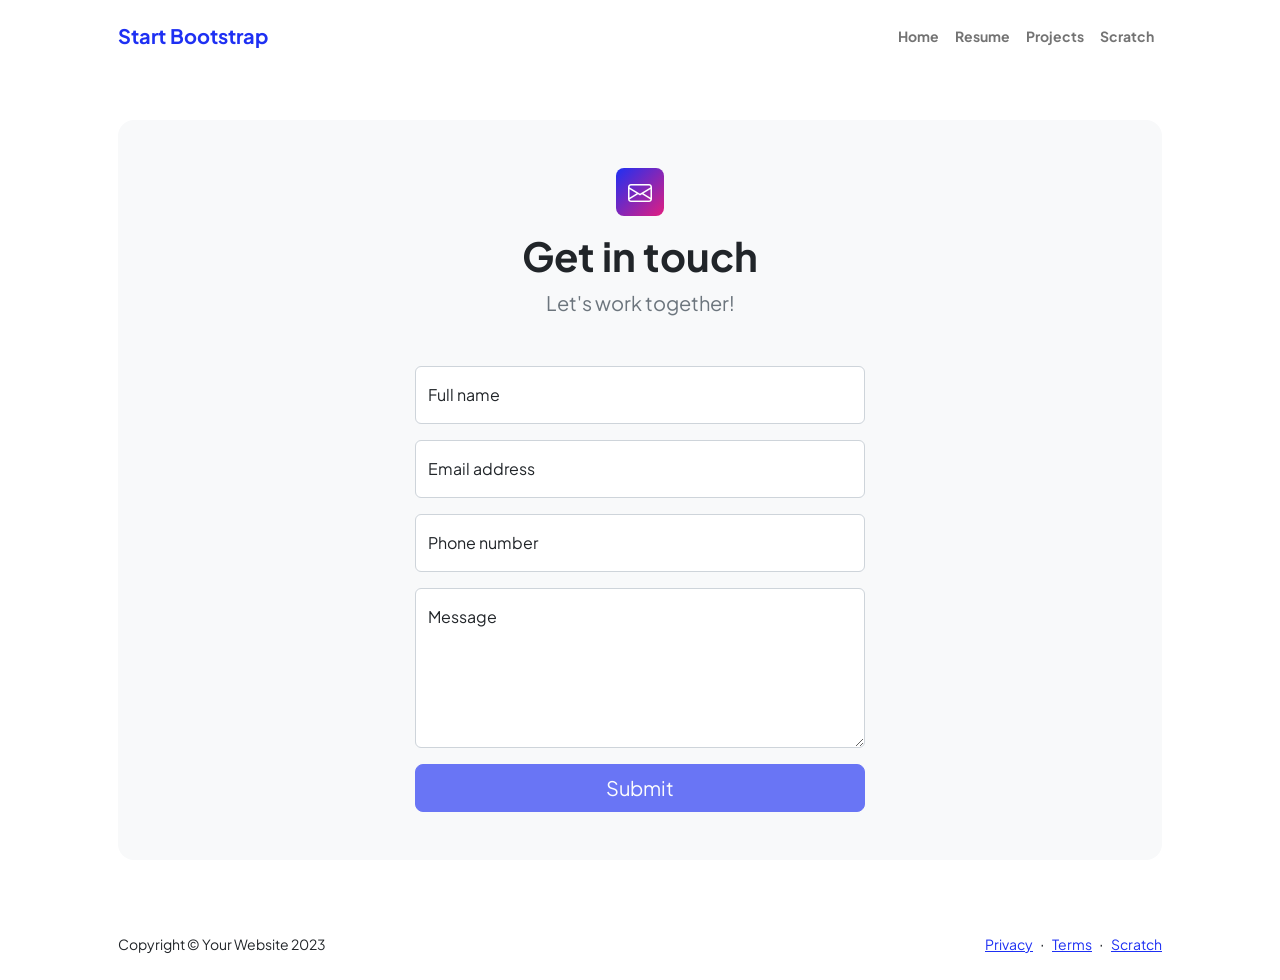
<file: contact.html>
<!DOCTYPE html>
<html lang="en">
    <head>
        <meta charset="utf-8" />
        <meta name="viewport" content="width=device-width, initial-scale=1, shrink-to-fit=no" />
        <meta name="description" content />
        <meta name="author" content />
        <title>Modern Business - Start Bootstrap Template</title>
        <!-- Favicon-->
        <link rel="icon" type="image/x-icon" href="assets/favicon.ico" />
        <!-- Custom Google font-->
        <link rel="preconnect" href="https://fonts.googleapis.com" />
        <link rel="preconnect" href="https://fonts.gstatic.com" crossorigin />
        <link href="https://fonts.googleapis.com/css2?family=Plus+Jakarta+Sans:wght@100;200;300;400;500;600;700;800;900&amp;display=swap" rel="stylesheet" />
        <!-- Bootstrap icons-->
        <link href="https://cdn.jsdelivr.net/npm/bootstrap-icons@1.8.1/font/bootstrap-icons.css" rel="stylesheet" />
        <!-- Core theme CSS (includes Bootstrap)-->
        <link href="css/styles.css" rel="stylesheet" />
    </head>
    <body class="d-flex flex-column">
        <main class="flex-shrink-0">
            <!-- Navigation-->
            <nav class="navbar navbar-expand-lg navbar-light bg-white py-3">
                <div class="container px-5">
                    <a class="navbar-brand" href="index.html"><span class="fw-bolder text-primary">Start Bootstrap</span></a>
                    <button class="navbar-toggler" type="button" data-bs-toggle="collapse" data-bs-target="#navbarSupportedContent" aria-controls="navbarSupportedContent" aria-expanded="false" aria-label="Toggle navigation"><span class="navbar-toggler-icon"></span></button>
                    <div class="collapse navbar-collapse" id="navbarSupportedContent">
                        <ul class="navbar-nav ms-auto mb-2 mb-lg-0 small fw-bolder">
                            <li class="nav-item"><a class="nav-link" href="index.html">Home</a></li>
                            <li class="nav-item"><a class="nav-link" href="resume.html">Resume</a></li>
                            <li class="nav-item"><a class="nav-link" href="projects.html">Projects</a></li>
                            <li class="nav-item"><a class="nav-link" href="scratch.html">Scratch</a></li>
                        </ul>
                    </div>
                </div>
            </nav>
            <!-- Page content-->
            <section class="py-5">
                <div class="container px-5">
                    <!-- Contact form-->
                    <div class="bg-light rounded-4 py-5 px-4 px-md-5">
                        <div class="text-center mb-5">
                            <div class="feature bg-primary bg-gradient-primary-to-secondary text-white rounded-3 mb-3"><i class="bi bi-envelope"></i></div>
                            <h1 class="fw-bolder">Get in touch</h1>
                            <p class="lead fw-normal text-muted mb-0">Let's work together!</p>
                        </div>
                        <div class="row gx-5 justify-content-center">
                            <div class="col-lg-8 col-xl-6">
                                <!-- * * * * * * * * * * * * * * *-->
                                <!-- * * SB Forms Contact Form * *-->
                                <!-- * * * * * * * * * * * * * * *-->
                                <!-- This form is pre-integrated with SB Forms.-->
                                <!-- To make this form functional, sign up at-->
                                <!-- https://startbootstrap.com/solution/contact-forms-->
                                <!-- to get an API token!-->
                                <form id="contactForm" data-sb-form-api-token="API_TOKEN">
                                    <!-- Name input-->
                                    <div class="form-floating mb-3">
                                        <input class="form-control" id="name" type="text" placeholder="Enter your name..." data-sb-validations="required" />
                                        <label for="name">Full name</label>
                                        <div class="invalid-feedback" data-sb-feedback="name:required">A name is required.</div>
                                    </div>
                                    <!-- Email address input-->
                                    <div class="form-floating mb-3">
                                        <input class="form-control" id="email" type="email" placeholder="name@example.com" data-sb-validations="required,email" />
                                        <label for="email">Email address</label>
                                        <div class="invalid-feedback" data-sb-feedback="email:required">An email is required.</div>
                                        <div class="invalid-feedback" data-sb-feedback="email:email">Email is not valid.</div>
                                    </div>
                                    <!-- Phone number input-->
                                    <div class="form-floating mb-3">
                                        <input class="form-control" id="phone" type="tel" placeholder="(123) 456-7890" data-sb-validations="required" />
                                        <label for="phone">Phone number</label>
                                        <div class="invalid-feedback" data-sb-feedback="phone:required">A phone number is required.</div>
                                    </div>
                                    <!-- Message input-->
                                    <div class="form-floating mb-3">
                                        <textarea class="form-control" id="message" type="text" placeholder="Enter your message here..." style="height: 10rem" data-sb-validations="required"></textarea>
                                        <label for="message">Message</label>
                                        <div class="invalid-feedback" data-sb-feedback="message:required">A message is required.</div>
                                    </div>
                                    <!-- Submit success message-->
                                    <!---->
                                    <!-- This is what your users will see when the form-->
                                    <!-- has successfully submitted-->
                                    <div class="d-none" id="submitSuccessMessage">
                                        <div class="text-center mb-3">
                                            <div class="fw-bolder">Form submission successful!</div>
                                            To activate this form, sign up at
                                            <br />
                                            <a href="https://startbootstrap.com/solution/contact-forms">https://startbootstrap.com/solution/contact-forms</a>
                                        </div>
                                    </div>
                                    <!-- Submit error message-->
                                    <!---->
                                    <!-- This is what your users will see when there is-->
                                    <!-- an error submitting the form-->
                                    <div class="d-none" id="submitErrorMessage"><div class="text-center text-danger mb-3">Error sending message!</div></div>
                                    <!-- Submit Button-->
                                    <div class="d-grid"><button class="btn btn-primary btn-lg disabled" id="submitButton" type="submit">Submit</button></div>
                                </form>
                            </div>
                        </div>
                    </div>
                </div>
            </section>
        </main>
        <!-- Footer-->
        <footer class="bg-white py-4 mt-auto">
            <div class="container px-5">
                <div class="row align-items-center justify-content-between flex-column flex-sm-row">
                    <div class="col-auto"><div class="small m-0">Copyright &copy; Your Website 2023</div></div>
                    <div class="col-auto">
                        <a class="small" href="#!">Privacy</a>
                        <span class="mx-1">&middot;</span>
                        <a class="small" href="#!">Terms</a>
                        <span class="mx-1">&middot;</span>
                        <a class="small" href="#!">Scratch</a>
                    </div>
                </div>
            </div>
        </footer>
        <!-- Bootstrap core JS-->
        <script src="https://cdn.jsdelivr.net/npm/bootstrap@5.2.3/dist/js/bootstrap.bundle.min.js"></script>
        <!-- Core theme JS-->
        <script src="js/scripts.js"></script>
        <!-- * * * * * * * * * * * * * * * * * * * * * * * * * * * * * * * * * * * * * * * *-->
        <!-- * *                               SB Forms JS                               * *-->
        <!-- * * Activate your form at https://startbootstrap.com/solution/contact-forms * *-->
        <!-- * * * * * * * * * * * * * * * * * * * * * * * * * * * * * * * * * * * * * * * *-->
        <script src="https://cdn.startbootstrap.com/sb-forms-latest.js"></script>
    </body>
</html>
</file>
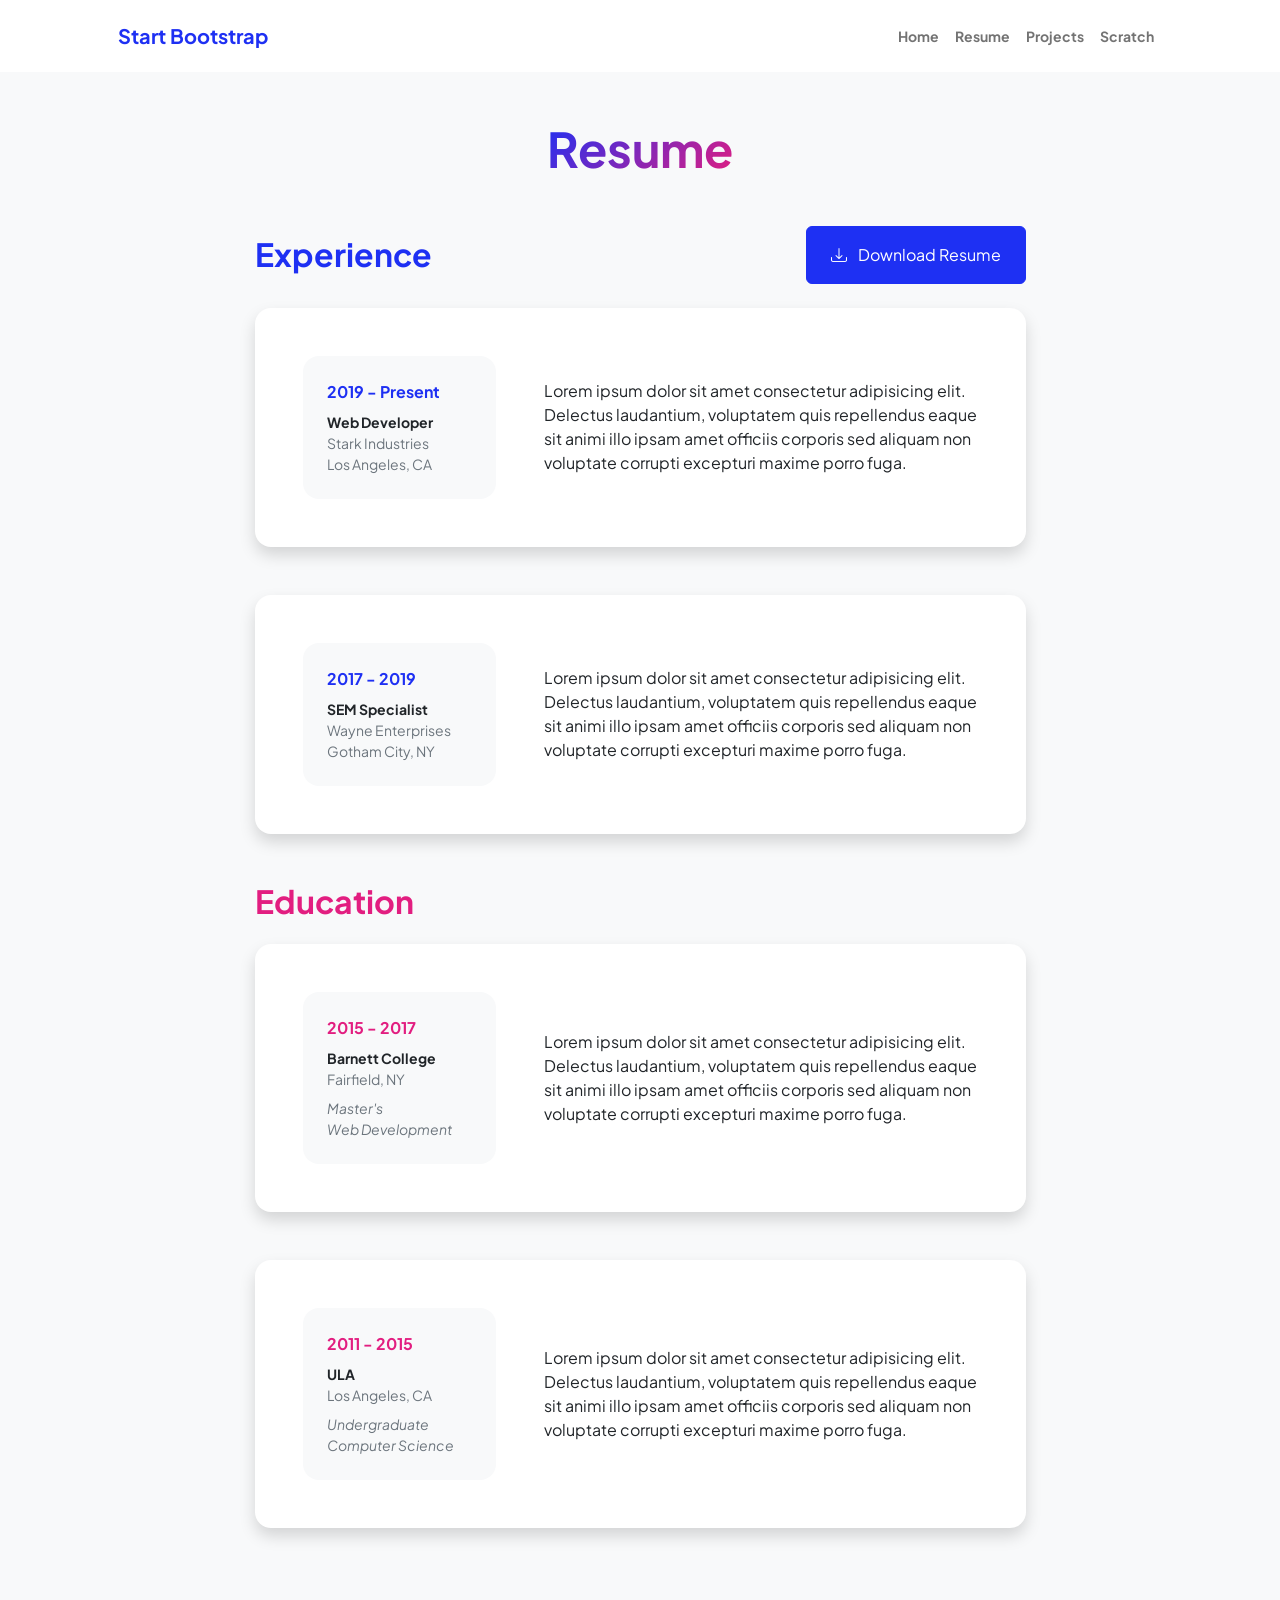
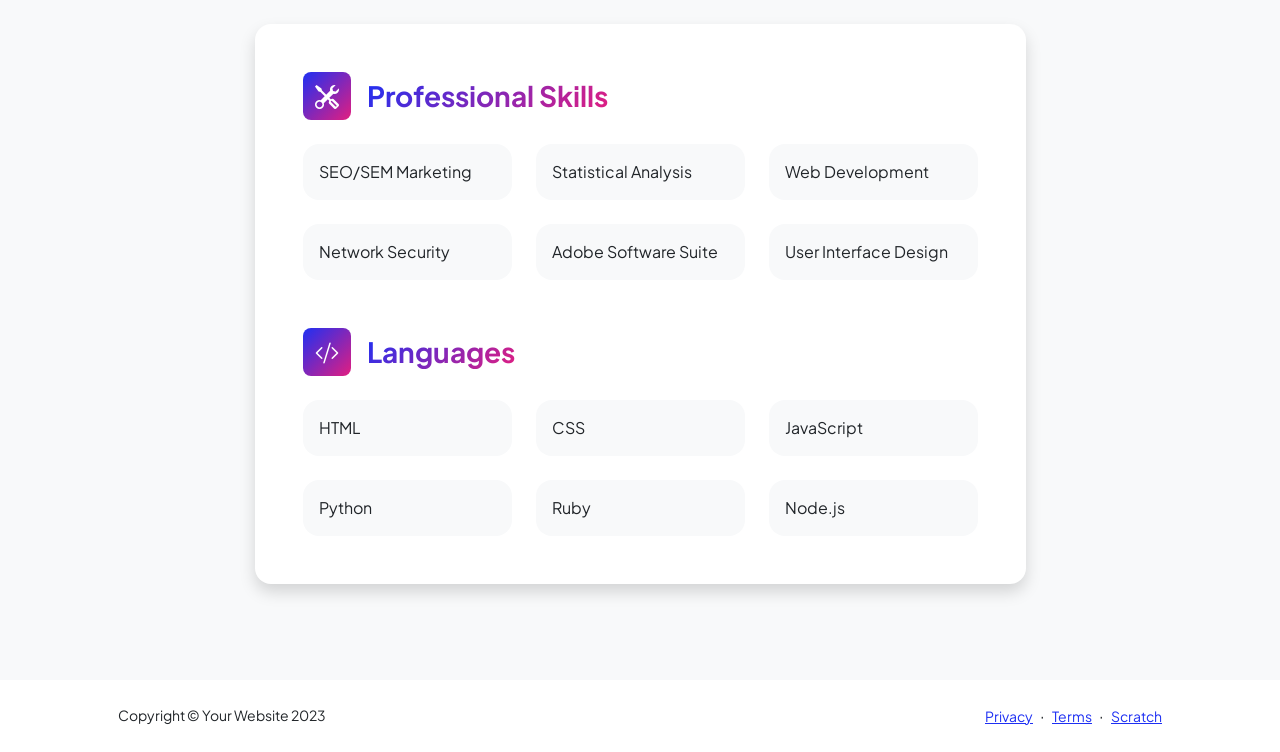
<file: resume.html>
<!DOCTYPE html>
<html lang="en">
    <head>
        <meta charset="utf-8" />
        <meta name="viewport" content="width=device-width, initial-scale=1, shrink-to-fit=no" />
        <meta name="description" content="" />
        <meta name="author" content="" />
        <title>Personal - Start Bootstrap Template</title>
        <!-- Favicon-->
        <link rel="icon" type="image/x-icon" href="assets/favicon.ico" />
        <!-- Custom Google font-->
        <link rel="preconnect" href="https://fonts.googleapis.com" />
        <link rel="preconnect" href="https://fonts.gstatic.com" crossorigin />
        <link href="https://fonts.googleapis.com/css2?family=Plus+Jakarta+Sans:wght@100;200;300;400;500;600;700;800;900&amp;display=swap" rel="stylesheet" />
        <!-- Bootstrap icons-->
        <link href="https://cdn.jsdelivr.net/npm/bootstrap-icons@1.8.1/font/bootstrap-icons.css" rel="stylesheet" />
        <!-- Core theme CSS (includes Bootstrap)-->
        <link href="css/styles.css" rel="stylesheet" />
    </head>
    <body class="d-flex flex-column h-100 bg-light">
        <main class="flex-shrink-0">
            <!-- Navigation-->
            <nav class="navbar navbar-expand-lg navbar-light bg-white py-3">
                <div class="container px-5">
                    <a class="navbar-brand" href="index.html"><span class="fw-bolder text-primary">Start Bootstrap</span></a>
                    <button class="navbar-toggler" type="button" data-bs-toggle="collapse" data-bs-target="#navbarSupportedContent" aria-controls="navbarSupportedContent" aria-expanded="false" aria-label="Toggle navigation"><span class="navbar-toggler-icon"></span></button>
                    <div class="collapse navbar-collapse" id="navbarSupportedContent">
                        <ul class="navbar-nav ms-auto mb-2 mb-lg-0 small fw-bolder">
                            <li class="nav-item"><a class="nav-link" href="index.html">Home</a></li>
                            <li class="nav-item"><a class="nav-link" href="resume.html">Resume</a></li>
                            <li class="nav-item"><a class="nav-link" href="projects.html">Projects</a></li>
                            <li class="nav-item"><a class="nav-link" href="scratch.html">Scratch</a></li>
                        </ul>
                    </div>
                </div>
            </nav>
            <!-- Page Content-->
            <div class="container px-5 my-5">
                <div class="text-center mb-5">
                    <h1 class="display-5 fw-bolder mb-0"><span class="text-gradient d-inline">Resume</span></h1>
                </div>
                <div class="row gx-5 justify-content-center">
                    <div class="col-lg-11 col-xl-9 col-xxl-8">
                        <!-- Experience Section-->
                        <section>
                            <div class="d-flex align-items-center justify-content-between mb-4">
                                <h2 class="text-primary fw-bolder mb-0">Experience</h2>
                                <!-- Download resume button-->
                                <!-- Note: Set the link href target to a PDF file within your project-->
                                <a class="btn btn-primary px-4 py-3" href="#!">
                                    <div class="d-inline-block bi bi-download me-2"></div>
                                    Download Resume
                                </a>
                            </div>
                            <!-- Experience Card 1-->
                            <div class="card shadow border-0 rounded-4 mb-5">
                                <div class="card-body p-5">
                                    <div class="row align-items-center gx-5">
                                        <div class="col text-center text-lg-start mb-4 mb-lg-0">
                                            <div class="bg-light p-4 rounded-4">
                                                <div class="text-primary fw-bolder mb-2">2019 - Present</div>
                                                <div class="small fw-bolder">Web Developer</div>
                                                <div class="small text-muted">Stark Industries</div>
                                                <div class="small text-muted">Los Angeles, CA</div>
                                            </div>
                                        </div>
                                        <div class="col-lg-8"><div>Lorem ipsum dolor sit amet consectetur adipisicing elit. Delectus laudantium, voluptatem quis repellendus eaque sit animi illo ipsam amet officiis corporis sed aliquam non voluptate corrupti excepturi maxime porro fuga.</div></div>
                                    </div>
                                </div>
                            </div>
                            <!-- Experience Card 2-->
                            <div class="card shadow border-0 rounded-4 mb-5">
                                <div class="card-body p-5">
                                    <div class="row align-items-center gx-5">
                                        <div class="col text-center text-lg-start mb-4 mb-lg-0">
                                            <div class="bg-light p-4 rounded-4">
                                                <div class="text-primary fw-bolder mb-2">2017 - 2019</div>
                                                <div class="small fw-bolder">SEM Specialist</div>
                                                <div class="small text-muted">Wayne Enterprises</div>
                                                <div class="small text-muted">Gotham City, NY</div>
                                            </div>
                                        </div>
                                        <div class="col-lg-8"><div>Lorem ipsum dolor sit amet consectetur adipisicing elit. Delectus laudantium, voluptatem quis repellendus eaque sit animi illo ipsam amet officiis corporis sed aliquam non voluptate corrupti excepturi maxime porro fuga.</div></div>
                                    </div>
                                </div>
                            </div>
                        </section>
                        <!-- Education Section-->
                        <section>
                            <h2 class="text-secondary fw-bolder mb-4">Education</h2>
                            <!-- Education Card 1-->
                            <div class="card shadow border-0 rounded-4 mb-5">
                                <div class="card-body p-5">
                                    <div class="row align-items-center gx-5">
                                        <div class="col text-center text-lg-start mb-4 mb-lg-0">
                                            <div class="bg-light p-4 rounded-4">
                                                <div class="text-secondary fw-bolder mb-2">2015 - 2017</div>
                                                <div class="mb-2">
                                                    <div class="small fw-bolder">Barnett College</div>
                                                    <div class="small text-muted">Fairfield, NY</div>
                                                </div>
                                                <div class="fst-italic">
                                                    <div class="small text-muted">Master's</div>
                                                    <div class="small text-muted">Web Development</div>
                                                </div>
                                            </div>
                                        </div>
                                        <div class="col-lg-8"><div>Lorem ipsum dolor sit amet consectetur adipisicing elit. Delectus laudantium, voluptatem quis repellendus eaque sit animi illo ipsam amet officiis corporis sed aliquam non voluptate corrupti excepturi maxime porro fuga.</div></div>
                                    </div>
                                </div>
                            </div>
                            <!-- Education Card 2-->
                            <div class="card shadow border-0 rounded-4 mb-5">
                                <div class="card-body p-5">
                                    <div class="row align-items-center gx-5">
                                        <div class="col text-center text-lg-start mb-4 mb-lg-0">
                                            <div class="bg-light p-4 rounded-4">
                                                <div class="text-secondary fw-bolder mb-2">2011 - 2015</div>
                                                <div class="mb-2">
                                                    <div class="small fw-bolder">ULA</div>
                                                    <div class="small text-muted">Los Angeles, CA</div>
                                                </div>
                                                <div class="fst-italic">
                                                    <div class="small text-muted">Undergraduate</div>
                                                    <div class="small text-muted">Computer Science</div>
                                                </div>
                                            </div>
                                        </div>
                                        <div class="col-lg-8"><div>Lorem ipsum dolor sit amet consectetur adipisicing elit. Delectus laudantium, voluptatem quis repellendus eaque sit animi illo ipsam amet officiis corporis sed aliquam non voluptate corrupti excepturi maxime porro fuga.</div></div>
                                    </div>
                                </div>
                            </div>
                        </section>
                        <!-- Divider-->
                        <div class="pb-5"></div>
                        <!-- Skills Section-->
                        <section>
                            <!-- Skillset Card-->
                            <div class="card shadow border-0 rounded-4 mb-5">
                                <div class="card-body p-5">
                                    <!-- Professional skills list-->
                                    <div class="mb-5">
                                        <div class="d-flex align-items-center mb-4">
                                            <div class="feature bg-primary bg-gradient-primary-to-secondary text-white rounded-3 me-3"><i class="bi bi-tools"></i></div>
                                            <h3 class="fw-bolder mb-0"><span class="text-gradient d-inline">Professional Skills</span></h3>
                                        </div>
                                        <div class="row row-cols-1 row-cols-md-3 mb-4">
                                            <div class="col mb-4 mb-md-0"><div class="d-flex align-items-center bg-light rounded-4 p-3 h-100">SEO/SEM Marketing</div></div>
                                            <div class="col mb-4 mb-md-0"><div class="d-flex align-items-center bg-light rounded-4 p-3 h-100">Statistical Analysis</div></div>
                                            <div class="col"><div class="d-flex align-items-center bg-light rounded-4 p-3 h-100">Web Development</div></div>
                                        </div>
                                        <div class="row row-cols-1 row-cols-md-3">
                                            <div class="col mb-4 mb-md-0"><div class="d-flex align-items-center bg-light rounded-4 p-3 h-100">Network Security</div></div>
                                            <div class="col mb-4 mb-md-0"><div class="d-flex align-items-center bg-light rounded-4 p-3 h-100">Adobe Software Suite</div></div>
                                            <div class="col"><div class="d-flex align-items-center bg-light rounded-4 p-3 h-100">User Interface Design</div></div>
                                        </div>
                                    </div>
                                    <!-- Languages list-->
                                    <div class="mb-0">
                                        <div class="d-flex align-items-center mb-4">
                                            <div class="feature bg-primary bg-gradient-primary-to-secondary text-white rounded-3 me-3"><i class="bi bi-code-slash"></i></div>
                                            <h3 class="fw-bolder mb-0"><span class="text-gradient d-inline">Languages</span></h3>
                                        </div>
                                        <div class="row row-cols-1 row-cols-md-3 mb-4">
                                            <div class="col mb-4 mb-md-0"><div class="d-flex align-items-center bg-light rounded-4 p-3 h-100">HTML</div></div>
                                            <div class="col mb-4 mb-md-0"><div class="d-flex align-items-center bg-light rounded-4 p-3 h-100">CSS</div></div>
                                            <div class="col"><div class="d-flex align-items-center bg-light rounded-4 p-3 h-100">JavaScript</div></div>
                                        </div>
                                        <div class="row row-cols-1 row-cols-md-3">
                                            <div class="col mb-4 mb-md-0"><div class="d-flex align-items-center bg-light rounded-4 p-3 h-100">Python</div></div>
                                            <div class="col mb-4 mb-md-0"><div class="d-flex align-items-center bg-light rounded-4 p-3 h-100">Ruby</div></div>
                                            <div class="col"><div class="d-flex align-items-center bg-light rounded-4 p-3 h-100">Node.js</div></div>
                                        </div>
                                    </div>
                                </div>
                            </div>
                        </section>
                    </div>
                </div>
            </div>
        </main>
        <!-- Footer-->
        <footer class="bg-white py-4 mt-auto">
            <div class="container px-5">
                <div class="row align-items-center justify-content-between flex-column flex-sm-row">
                    <div class="col-auto"><div class="small m-0">Copyright &copy; Your Website 2023</div></div>
                    <div class="col-auto">
                        <a class="small" href="#!">Privacy</a>
                        <span class="mx-1">&middot;</span>
                        <a class="small" href="#!">Terms</a>
                        <span class="mx-1">&middot;</span>
                        <a class="small" href="#!">Scratch</a>
                    </div>
                </div>
            </div>
        </footer>
        <!-- Bootstrap core JS-->
        <script src="https://cdn.jsdelivr.net/npm/bootstrap@5.2.3/dist/js/bootstrap.bundle.min.js"></script>
        <!-- Core theme JS-->
        <script src="js/scripts.js"></script>
    </body>
</html>
</file>
